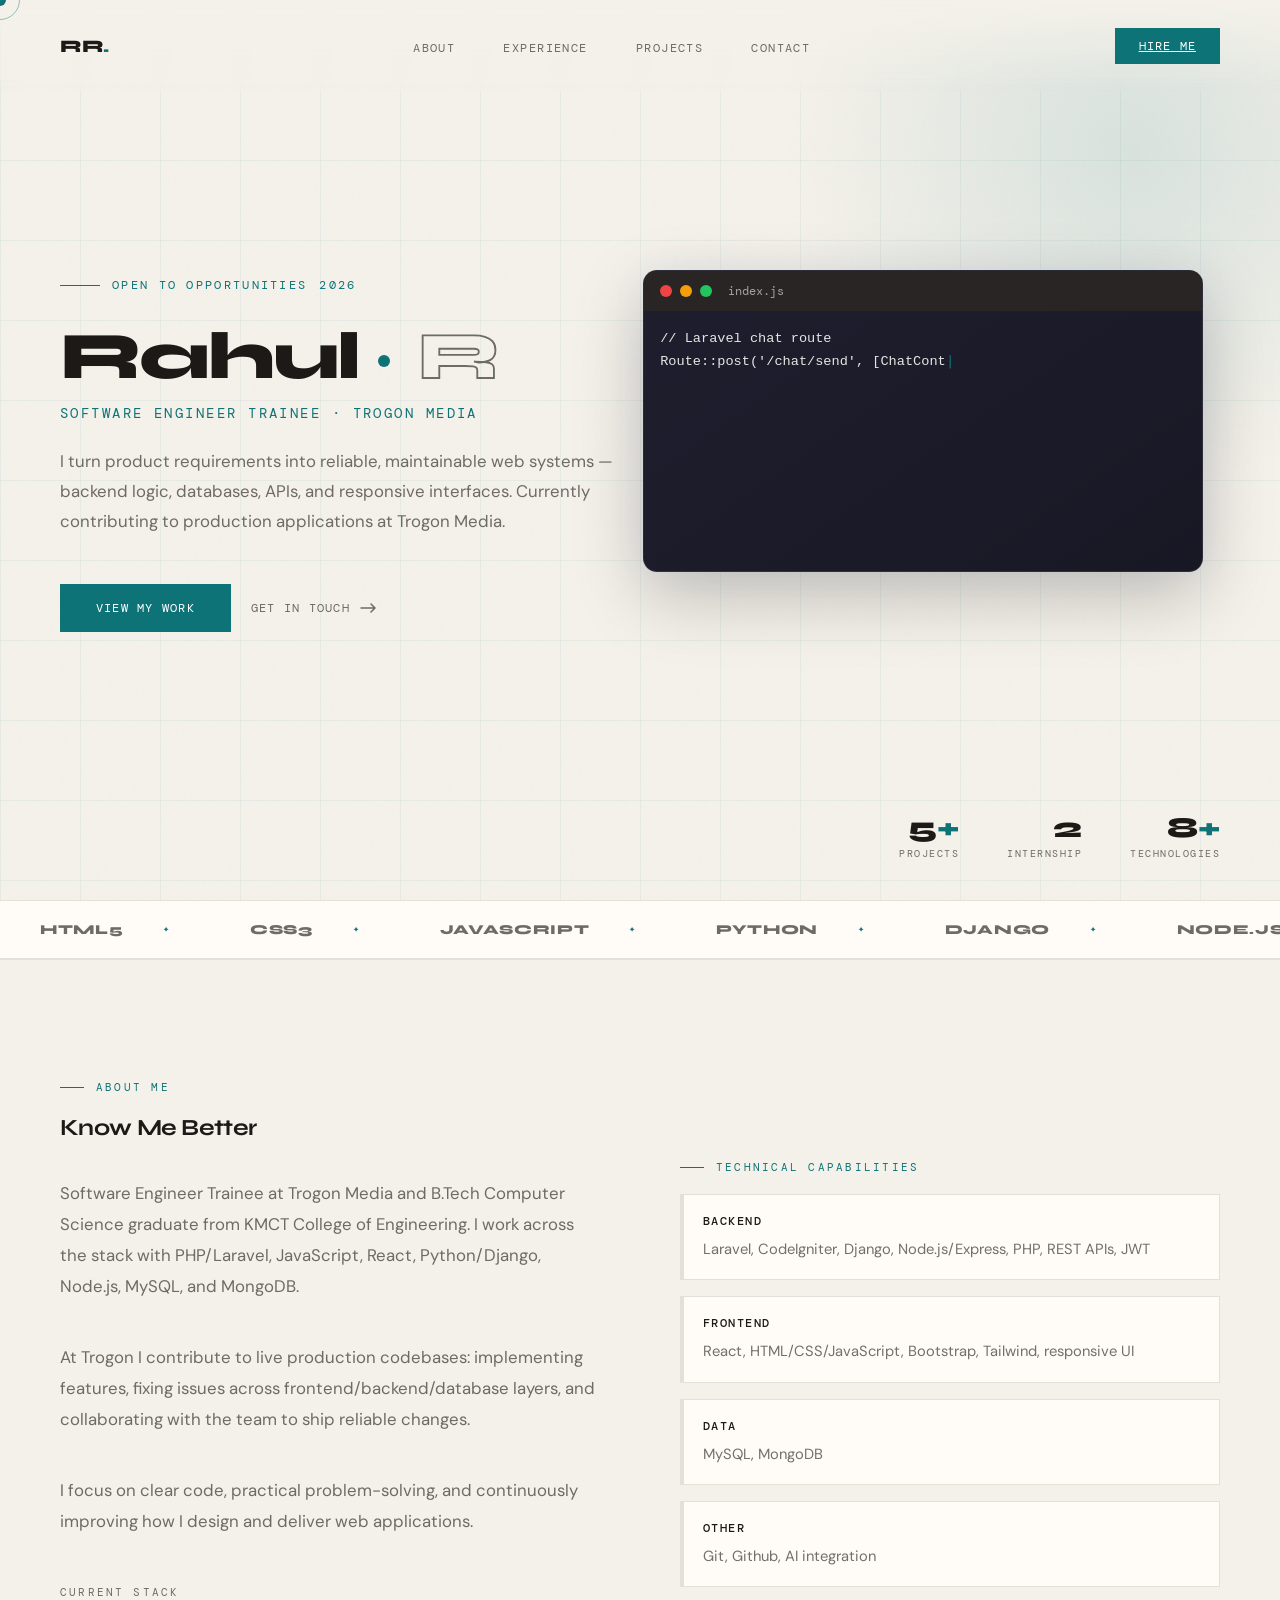
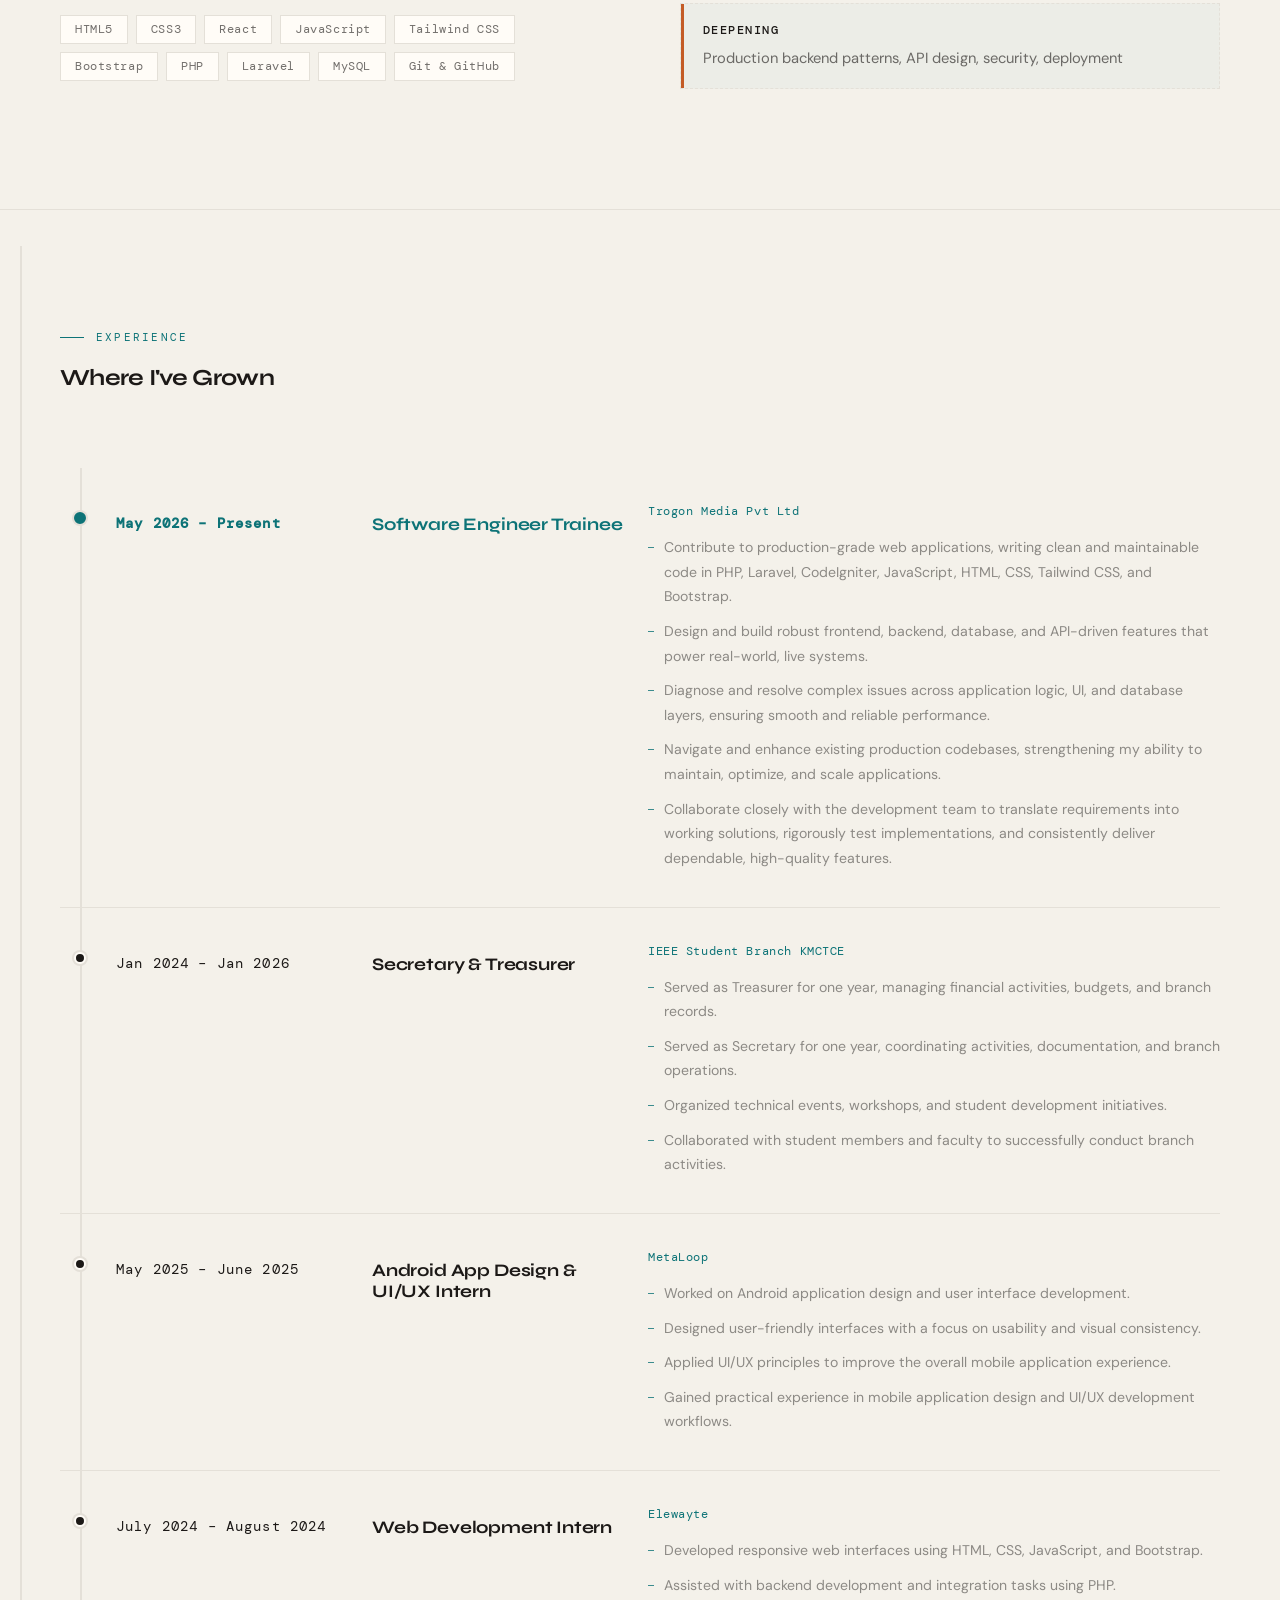
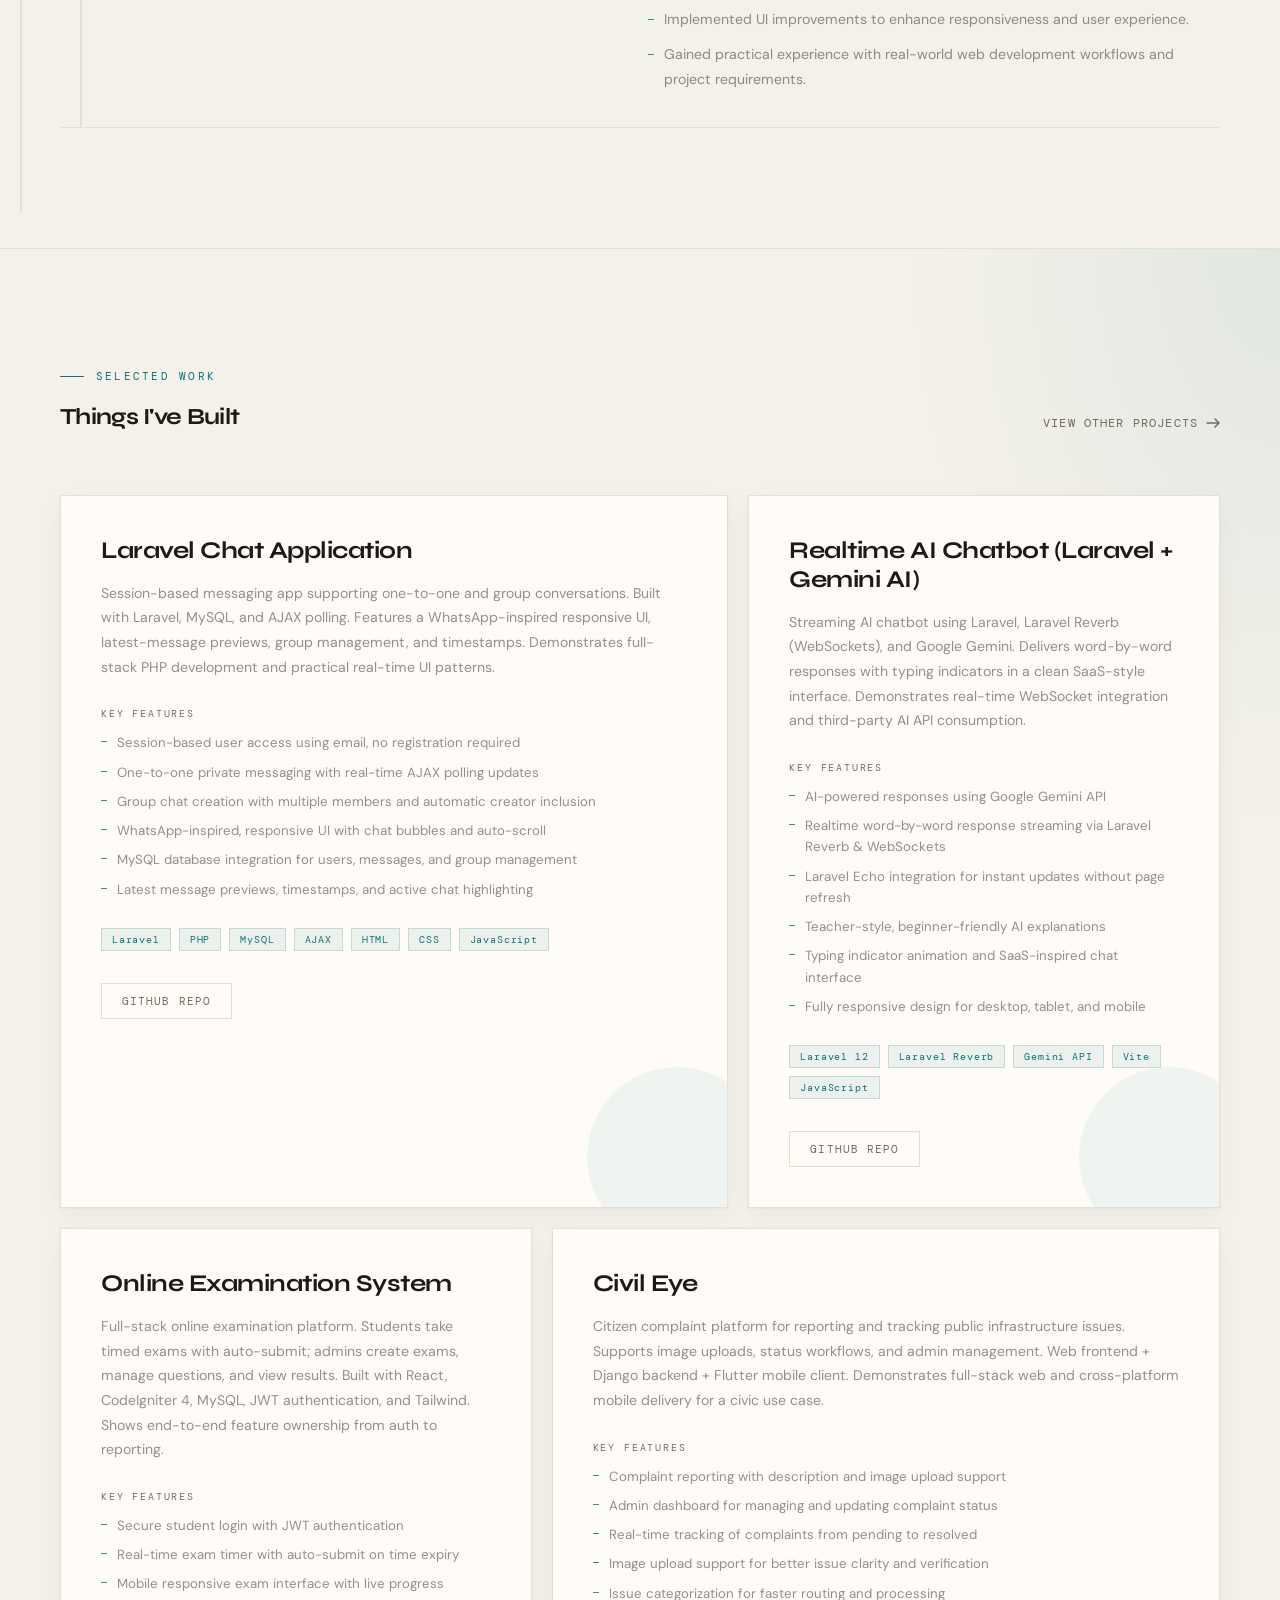
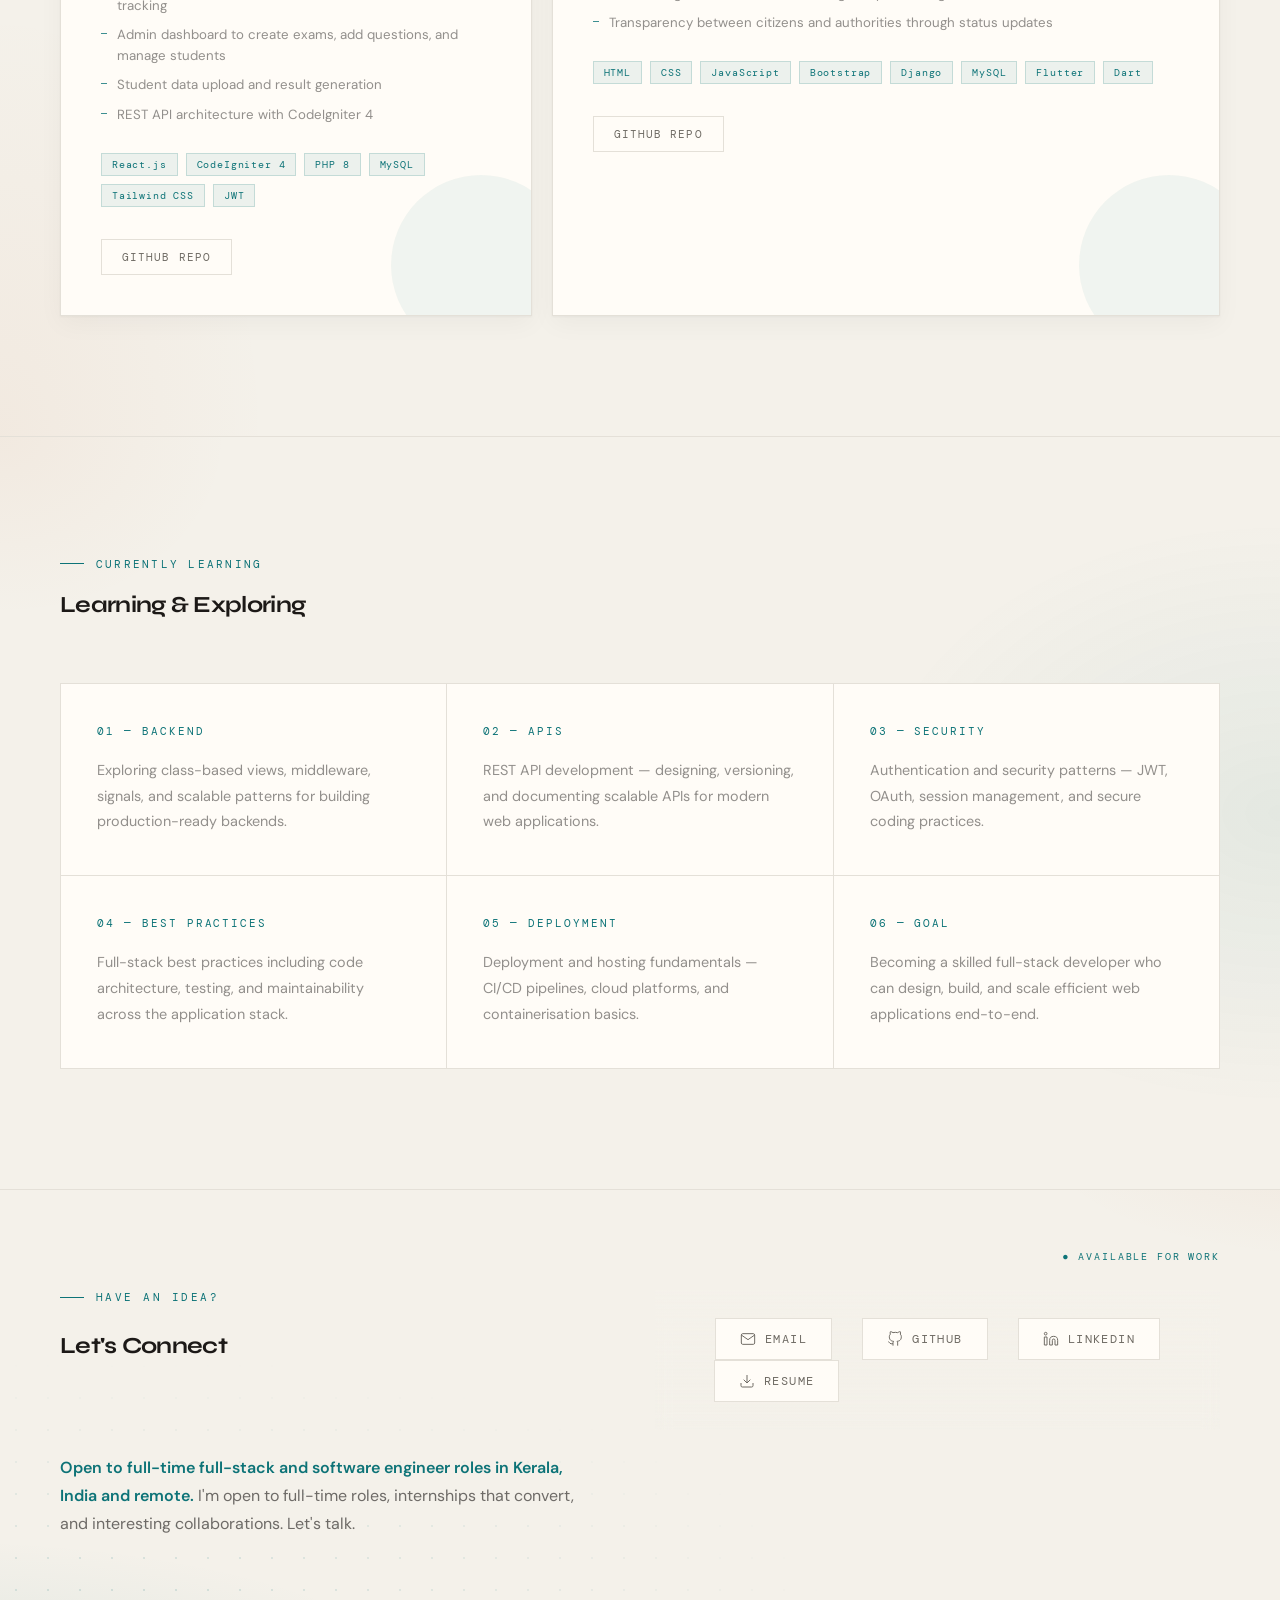
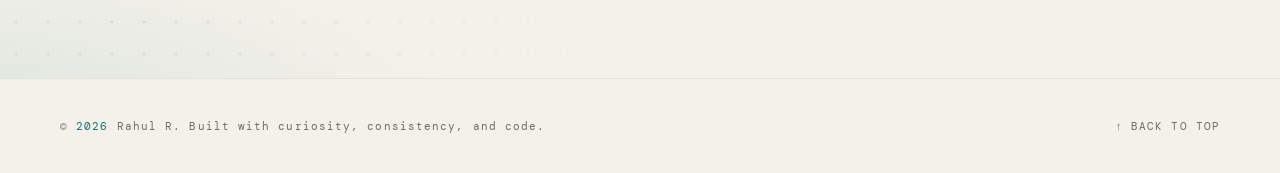
<file: index.html>
﻿<!DOCTYPE html>
<html lang="en">

<head>
  <meta charset="UTF-8">
  <meta name="viewport" content="width=device-width, initial-scale=1.0">
  <title>Rahul R | Full-Stack Developer</title>
  <meta name="description"
    content="Full-stack developer building production web apps with Laravel, React, Django and Node.js. Software Engineer Trainee at Trogon Media. View projects.">
  <link rel="canonical" href="https://rahulr-dev.vercel.app/">

  <!-- Open Graph / Facebook -->
  <meta property="og:type" content="website">
  <meta property="og:url" content="https://rahulr-dev.vercel.app/">
  <meta property="og:title" content="Rahul R | Full-Stack Developer (Laravel, React, Django)">
  <meta property="og:description"
    content="Full-stack developer building production web apps with Laravel, React, Django and Node.js. Software Engineer Trainee at Trogon Media.">
  <meta property="og:image" content="https://rahulr-dev.vercel.app/assets/og-image.png">
  <meta property="og:image:alt" content="Rahul R - Full-Stack Developer portfolio preview">
  <meta property="og:site_name" content="Rahul R Portfolio">
  <meta property="og:locale" content="en_IN">

  <!-- Twitter -->
  <meta name="twitter:card" content="summary_large_image">
  <meta name="twitter:url" content="https://rahulr-dev.vercel.app/">
  <meta name="twitter:title" content="Rahul R | Full-Stack Developer (Laravel, React, Django)">
  <meta name="twitter:description"
    content="Full-stack developer building production web apps with Laravel, React, Django and Node.js. Software Engineer Trainee at Trogon Media.">
  <meta name="twitter:image" content="https://rahulr-dev.vercel.app/assets/og-image.png">
  <meta name="twitter:image:alt" content="Rahul R - Full-Stack Developer portfolio preview">

  <!-- JSON-LD Structured Data -->
  <script type="application/ld+json">
  {
    "@context": "https://schema.org",
    "@type": "ProfilePage",
    "dateModified": "2026-11-09",
    "mainEntity": {
      "@type": "Person",
      "name": "Rahul R",
      "jobTitle": "Software Engineer Trainee",
      "worksFor": { "@type": "Organization", "name": "Trogon Media Pvt Ltd" },
      "alumniOf": { "@type": "CollegeOrUniversity", "name": "KMCT College of Engineering" },
      "address": { "@type": "PostalAddress", "addressLocality": "Kozhikode", "addressCountry": "IN" },
      "url": "https://rahulr-dev.vercel.app/",
      "image": "https://rahulr-dev.vercel.app/assets/og-image.png",
      "knowsAbout": ["Laravel", "React", "Django", "Node.js", "PHP", "MySQL", "REST APIs", "JWT authentication"],
      "sameAs": [
        "https://github.com/RahulR324",
        "https://www.linkedin.com/in/rahulr-cse/"
      ]
    }
  }
  </script>

  <link rel="stylesheet" href="style.css">
  <link rel="preconnect" href="https://fonts.googleapis.com">
  <link
    href="https://fonts.googleapis.com/css2?family=Syne:wght@400;700;800&family=DM+Mono:ital,wght@0,300;0,400;1,300&family=DM+Sans:ital,wght@0,300;0,400;1,300&display=swap"
    rel="stylesheet">
</head>

<body>

  <a class="skip-link" href="#main">Skip to main content</a>
  <div class="cursor" id="cursor" aria-hidden="true"></div>
  <div class="cursor-ring" id="cursorRing" aria-hidden="true"></div>

  <nav role="navigation" aria-label="Primary navigation">
    <a href="#hero" class="nav-logo">RR<span>.</span></a>
    <ul class="nav-links" role="list">
      <li><a href="#about">About</a></li>
      <li><a href="#experience">Experience</a></li>
      <li><a href="#projects">Projects</a></li>
      <li><a href="#contact">Contact</a></li>
    </ul>
    <a href="#contact" class="nav-cta" role="button">Hire Me</a>
  </nav>

  <main id="main">

    <!-- HERO -->
    <section id="hero" aria-labelledby="hero-heading">
      <div class="hero-noise" aria-hidden="true"></div>
      <div class="hero-grid" aria-hidden="true"></div>
      <div class="hero-blob" aria-hidden="true"></div>

      <p class="hero-tag" aria-label="Status: Open to opportunities">Open to opportunities<span
          class="current-year"></span></p>

      <h1 class="hero-title" id="hero-heading">
        Rahul
        <span class="hero-mark">
          <span class="hero-mark-dot" aria-hidden="true"></span>
          <span class="hero-mark-letter">R</span>
        </span>
      </h1>
      <p class="hero-role">Software Engineer Trainee &middot; Trogon Media</p>

      <p class="hero-desc">
        I turn product requirements into reliable, maintainable web systems &mdash; backend logic, databases, APIs, and
        responsive interfaces. Currently contributing to production applications at Trogon Media.
      </p>

      <div class="hero-actions">
        <a href="#projects" class="btn-primary"><span>View My Work</span></a>
        <a href="#contact" class="btn-ghost">
          Get In Touch
          <svg width="16" height="10" viewBox="0 0 16 10" fill="none" aria-hidden="true">
            <path d="M1 5H15M11 1L15 5L11 9" stroke="currentColor" stroke-width="1.5" stroke-linecap="round" />
          </svg>
        </a>
      </div>

      <div class="hero-editor" aria-hidden="true">
        <div class="editor-bar">
          <span class="dot red"></span><span class="dot yellow"></span><span class="dot green"></span>
          <span class="editor-title">index.js</span>
        </div>
        <pre class="editor-body"><code id="editorText"></code><span class="editor-cursor">|</span></pre>
      </div>

      <div class="hero-stats" aria-label="Quick stats">
        <div class="stat">
          <div class="stat-num">5<span>+</span></div>
          <div class="stat-label">Projects</div>
        </div>
        <div class="stat">
          <div class="stat-num">2</div>
          <div class="stat-label">Internship</div>
        </div>
        <div class="stat">
          <div class="stat-num">8<span>+</span></div>
          <div class="stat-label">Technologies</div>
        </div>
      </div>
    </section>

    <!-- TICKER -->
    <div class="ticker" aria-hidden="true">
      <div class="ticker-track" id="tickerTrack">
        <span class="ticker-item">HTML5</span>
        <span class="ticker-item">CSS3</span>
        <span class="ticker-item">JavaScript</span>
        <span class="ticker-item">Python</span>
        <span class="ticker-item">Django</span>
        <span class="ticker-item">Node.js</span>
        <span class="ticker-item">Laravel</span>
        <span class="ticker-item">PHP</span>
        <span class="ticker-item">MySQL</span>
        <span class="ticker-item">MongoDB</span>
        <span class="ticker-item">Bootstrap</span>
        <span class="ticker-item" aria-hidden="true">HTML5</span>
        <span class="ticker-item" aria-hidden="true">CSS3</span>
        <span class="ticker-item" aria-hidden="true">JavaScript</span>
        <span class="ticker-item" aria-hidden="true">Python</span>
        <span class="ticker-item" aria-hidden="true">Django</span>
        <span class="ticker-item" aria-hidden="true">Node.js</span>
        <span class="ticker-item" aria-hidden="true">Laravel</span>
        <span class="ticker-item" aria-hidden="true">PHP</span>
        <span class="ticker-item" aria-hidden="true">MySQL</span>
        <span class="ticker-item" aria-hidden="true">MongoDB</span>
        <span class="ticker-item" aria-hidden="true">Bootstrap</span>
      </div>
    </div>

    <!-- ABOUT -->
    <section id="about" aria-labelledby="about-heading">
      <div class="about-left reveal">
        <p class="section-tag">About Me</p>
        <h2 class="section-title" id="about-heading">Know Me Better</h2>
        <p class="about-bio">
          Software Engineer Trainee at Trogon Media and B.Tech Computer Science graduate from KMCT College of
          Engineering. I work across the stack with PHP/Laravel, JavaScript, React, Python/Django, Node.js, MySQL, and
          MongoDB.
        </p>
        <p class="about-bio">
          At Trogon I contribute to live production codebases: implementing features, fixing issues across
          frontend/backend/database layers, and collaborating with the team to ship reliable changes.
        </p>
        <p class="about-bio">
          I focus on clear code, practical problem-solving, and continuously improving how I design and deliver web
          applications.
        </p>

        <div class="about-stack">
          <p class="stack-label">Current Stack</p>
          <div class="stack-pills">
            <span class="pill">HTML5</span>
            <span class="pill">CSS3</span>
            <span class="pill">React</span>
            <span class="pill">JavaScript</span>
            <span class="pill">Tailwind CSS</span>
            <span class="pill">Bootstrap</span>
            <span class="pill">PHP</span>
            <span class="pill">Laravel</span>
            <span class="pill">MySQL</span>
            <span class="pill">Git & GitHub</span>
          </div>
        </div>
      </div>

      <div class="about-right reveal reveal-delay-2">
        <p class="section-tag">Technical Capabilities</p>
        <div class="skills-matrix" role="list" aria-label="Evidence-based technical skills">
          <div class="skill-group" role="listitem">
            <div class="skill-group-header">
              <span class="skill-group-label">Backend</span>
            </div>
            <p class="skill-group-items">Laravel, CodeIgniter, Django, Node.js/Express, PHP, REST APIs, JWT</p>
          </div>

          <div class="skill-group" role="listitem">
            <div class="skill-group-header">
              <span class="skill-group-label">Frontend</span>
            </div>
            <p class="skill-group-items">React, HTML/CSS/JavaScript, Bootstrap, Tailwind, responsive UI</p>
          </div>

          <div class="skill-group" role="listitem">
            <div class="skill-group-header">
              <span class="skill-group-label">Data</span>
            </div>
            <p class="skill-group-items">MySQL, MongoDB</p>
          </div>

          <div class="skill-group" role="listitem">
            <div class="skill-group-header">
              <span class="skill-group-label">Other</span>
            </div>
            <p class="skill-group-items">Git, Github, AI integration</p>
          </div>

          <div class="skill-group deepening" role="listitem">
            <div class="skill-group-header">
              <span class="skill-group-label">Deepening</span>
            </div>
            <p class="skill-group-items">Production backend patterns, API design, security, deployment</p>
          </div>
        </div>
      </div>
    </section>

    <!-- EXPERIENCE -->
    <section id="experience" aria-labelledby="experience-heading">
      <div class="reveal">
        <p class="section-tag">Experience</p>
        <h2 class="section-title" id="experience-heading">Where I've Grown</h2>
      </div>

      <div class="timeline reveal reveal-delay-1" role="list" aria-label="Work experience timeline">

        <!-- Scroll-animated vertical track -->
        <div class="timeline-track" aria-hidden="true">
          <div class="timeline-progress" id="timelineProgress"></div>
        </div>

        <article class="timeline-item active" role="listitem">
          <div class="timeline-node" aria-hidden="true"></div>
          <div class="timeline-period current">May 2026 &ndash; Present</div>
          <h3 class="timeline-role">Software Engineer Trainee</h3>
          <div class="timeline-content">
            <p class="timeline-company">Trogon Media Pvt Ltd</p>
            <ul class="timeline-list">
              <li>Contribute to production-grade web applications, writing clean and maintainable code in PHP, Laravel,
                CodeIgniter, JavaScript, HTML, CSS, Tailwind CSS, and Bootstrap.</li>
              <li>Design and build robust frontend, backend, database, and API-driven features that power real-world,
                live systems.</li>
              <li>Diagnose and resolve complex issues across application logic, UI, and database layers, ensuring smooth
                and reliable performance.</li>
              <li>Navigate and enhance existing production codebases, strengthening my ability to maintain, optimize,
                and scale applications.</li>
              <li>Collaborate closely with the development team to translate requirements into working solutions,
                rigorously test implementations, and consistently deliver dependable, high-quality features.</li>
            </ul>
          </div>
        </article>

        <article class="timeline-item" role="listitem">
          <div class="timeline-node" aria-hidden="true"></div>
          <div class="timeline-period">Jan 2024 &ndash; Jan 2026</div>
          <h3 class="timeline-role">Secretary &amp; Treasurer</h3>
          <div class="timeline-content">
            <p class="timeline-company">IEEE Student Branch KMCTCE</p>
            <ul class="timeline-list">
              <li>Served as Treasurer for one year, managing financial activities, budgets, and branch records.</li>
              <li>Served as Secretary for one year, coordinating activities, documentation, and branch operations.</li>
              <li>Organized technical events, workshops, and student development initiatives.</li>
              <li>Collaborated with student members and faculty to successfully conduct branch activities.</li>
            </ul>
          </div>
        </article>

        <article class="timeline-item" role="listitem">
          <div class="timeline-node" aria-hidden="true"></div>
          <div class="timeline-period">May 2025 &ndash; June 2025</div>
          <h3 class="timeline-role">Android App Design &amp; UI/UX Intern</h3>
          <div class="timeline-content">
            <p class="timeline-company">MetaLoop</p>
            <ul class="timeline-list">
              <li>Worked on Android application design and user interface development.</li>
              <li>Designed user-friendly interfaces with a focus on usability and visual consistency.</li>
              <li>Applied UI/UX principles to improve the overall mobile application experience.</li>
              <li>Gained practical experience in mobile application design and UI/UX development workflows.</li>
            </ul>
          </div>
        </article>

        <article class="timeline-item" role="listitem">
          <div class="timeline-node" aria-hidden="true"></div>
          <div class="timeline-period">July 2024 &ndash; August 2024</div>
          <h3 class="timeline-role">Web Development Intern</h3>
          <div class="timeline-content">
            <p class="timeline-company">Elewayte</p>
            <ul class="timeline-list">
              <li>Developed responsive web interfaces using HTML, CSS, JavaScript, and Bootstrap.</li>
              <li>Assisted with backend development and integration tasks using PHP.</li>
              <li>Implemented UI improvements to enhance responsiveness and user experience.</li>
              <li>Gained practical experience with real-world web development workflows and project requirements.</li>
            </ul>
          </div>
        </article>
      </div>
    </section>

    <!-- PROJECTS -->
    <section id="projects" aria-labelledby="projects-heading">

      <div class="projects-header reveal">
        <div>
          <p class="section-tag">Selected Work</p>
          <h2 class="section-title" id="projects-heading">Things I've Built</h2>
        </div>

        <a href="projects.html" class="view-all">
          View Other projects
          <svg width="14" height="10" viewBox="0 0 14 10" fill="none">
            <path d="M1 5H13M9 1L13 5L9 9" stroke="currentColor" stroke-width="1.5" stroke-linecap="round" />
          </svg>
        </a>
      </div>

      <div class="projects-grid">

        <!-- Project 01 -->
        <div class="project-card large reveal">
          <div class="project-visual"></div>
          <h3 class="project-title">Laravel Chat Application</h3>

          <p class="project-desc">
            Session-based messaging app supporting one-to-one and group conversations. Built with Laravel, MySQL,
            and AJAX polling. Features a WhatsApp-inspired responsive UI, latest-message previews, group management,
            and timestamps. Demonstrates full-stack PHP development and practical real-time UI patterns.
          </p>

          <div class="project-features">
            <p class="project-features-label">Key Features</p>
            <ul>
              <li>Session-based user access using email, no registration required</li>
              <li>One-to-one private messaging with real-time AJAX polling updates</li>
              <li>Group chat creation with multiple members and automatic creator inclusion</li>
              <li>WhatsApp-inspired, responsive UI with chat bubbles and auto-scroll</li>
              <li>MySQL database integration for users, messages, and group management</li>
              <li>Latest message previews, timestamps, and active chat highlighting</li>
            </ul>
          </div>

          <div class="project-tech">
            <span class="tech-tag">Laravel</span>
            <span class="tech-tag">PHP</span>
            <span class="tech-tag">MySQL</span>
            <span class="tech-tag">AJAX</span>
            <span class="tech-tag">HTML</span>
            <span class="tech-tag">CSS</span>
            <span class="tech-tag">JavaScript</span>
          </div>

          <div class="project-links">
            <a href="https://github.com/RahulR324/chat-app" target="_blank" rel="noopener noreferrer"
              class="project-btn">GitHub Repo</a>
          </div>
        </div>

        <!-- Project 02 -->
        <div class="project-card medium reveal reveal-delay-1">
          <div class="project-visual"></div>
          <h3 class="project-title">Realtime AI Chatbot (Laravel + Gemini AI)</h3>

          <p class="project-desc">
            Streaming AI chatbot using Laravel, Laravel Reverb (WebSockets), and Google Gemini. Delivers word-by-word
            responses with typing indicators in a clean SaaS-style interface. Demonstrates real-time WebSocket
            integration and third-party AI API consumption.
          </p>

          <div class="project-features">
            <p class="project-features-label">Key Features</p>
            <ul>
              <li>AI-powered responses using Google Gemini API</li>
              <li>Realtime word-by-word response streaming via Laravel Reverb & WebSockets</li>
              <li>Laravel Echo integration for instant updates without page refresh</li>
              <li>Teacher-style, beginner-friendly AI explanations</li>
              <li>Typing indicator animation and SaaS-inspired chat interface</li>
              <li>Fully responsive design for desktop, tablet, and mobile</li>
            </ul>
          </div>

          <div class="project-tech">
            <span class="tech-tag">Laravel 12</span>
            <span class="tech-tag">Laravel Reverb</span>
            <span class="tech-tag">Gemini API</span>
            <span class="tech-tag">Vite</span>
            <span class="tech-tag">JavaScript</span>
          </div>

          <div class="project-links">
            <a href="https://github.com/RahulR324/websocketchatbot" target="_blank" rel="noopener noreferrer"
              class="project-btn">GitHub Repo</a>
          </div>
        </div>

        <!-- Project 03 -->
        <div class="project-card medium reveal reveal-delay-1">
          <div class="project-visual"></div>
          <h3 class="project-title">Online Examination System</h3>

          <p class="project-desc">
            Full-stack online examination platform. Students take timed exams with auto-submit; admins create exams,
            manage questions, and view results. Built with React, CodeIgniter 4, MySQL, JWT authentication, and
            Tailwind. Shows end-to-end feature ownership from auth to reporting.
          </p>

          <div class="project-features">
            <p class="project-features-label">Key Features</p>
            <ul>
              <li>Secure student login with JWT authentication</li>
              <li>Real-time exam timer with auto-submit on time expiry</li>
              <li>Mobile responsive exam interface with live progress tracking</li>
              <li>Admin dashboard to create exams, add questions, and manage students</li>
              <li>Student data upload and result generation</li>
              <li>REST API architecture with CodeIgniter 4</li>
            </ul>
          </div>

          <div class="project-tech">
            <span class="tech-tag">React.js</span>
            <span class="tech-tag">CodeIgniter 4</span>
            <span class="tech-tag">PHP 8</span>
            <span class="tech-tag">MySQL</span>
            <span class="tech-tag">Tailwind CSS</span>
            <span class="tech-tag">JWT</span>
          </div>

          <div class="project-links">
            <a href="https://github.com/RahulR324/exam_system" target="_blank" rel="noopener noreferrer"
              class="project-btn">GitHub Repo</a>
          </div>
        </div>

        <!-- Project 04 -->
        <div class="project-card large reveal">
          <div class="project-visual"></div>
          <h3 class="project-title">Civil Eye</h3>

          <p class="project-desc">
            Citizen complaint platform for reporting and tracking public infrastructure issues. Supports image
            uploads, status workflows, and admin management. Web frontend + Django backend + Flutter mobile client.
            Demonstrates full-stack web and cross-platform mobile delivery for a civic use case.
          </p>

          <div class="project-features">
            <p class="project-features-label">Key Features</p>
            <ul>
              <li>Complaint reporting with description and image upload support</li>
              <li>Admin dashboard for managing and updating complaint status</li>
              <li>Real-time tracking of complaints from pending to resolved</li>
              <li>Image upload support for better issue clarity and verification</li>
              <li>Issue categorization for faster routing and processing</li>
              <li>Transparency between citizens and authorities through status updates</li>
            </ul>
          </div>

          <div class="project-tech">
            <span class="tech-tag">HTML</span>
            <span class="tech-tag">CSS</span>
            <span class="tech-tag">JavaScript</span>
            <span class="tech-tag">Bootstrap</span>
            <span class="tech-tag">Django</span>
            <span class="tech-tag">MySQL</span>
            <span class="tech-tag">Flutter</span>
            <span class="tech-tag">Dart</span>
          </div>

          <div class="project-links">
            <a href="https://github.com/RahulR324/Civileye-AI-Integrated-Public-Complaint-Management-System"
              target="_blank" rel="noopener noreferrer" class="project-btn">GitHub Repo</a>
          </div>
        </div>

      </div>
    </section>

    <!-- CURRENTLY LEARNING -->
    <section id="learning" aria-labelledby="learning-heading">
      <div class="reveal">
        <p class="section-tag">Currently Learning</p>
        <h2 class="section-title" id="learning-heading">Learning & Exploring</h2>
      </div>
      <div class="learning-grid">
        <div class="learning-card reveal reveal-delay-1">
          <p class="learning-card-icon">01 &mdash; Backend</p>
          <p class="learning-card-text">Exploring class-based views, middleware, signals, and scalable patterns for
            building production-ready backends.</p>
        </div>
        <div class="learning-card reveal reveal-delay-1">
          <p class="learning-card-icon">02 &mdash; APIs</p>
          <p class="learning-card-text">REST API development &mdash; designing, versioning, and documenting scalable
            APIs
            for
            modern web applications.</p>
        </div>
        <div class="learning-card reveal reveal-delay-2">
          <p class="learning-card-icon">03 &mdash; Security</p>
          <p class="learning-card-text">Authentication and security patterns &mdash; JWT, OAuth, session management, and
            secure coding practices.</p>
        </div>
        <div class="learning-card reveal reveal-delay-2">
          <p class="learning-card-icon">04 &mdash; Best Practices</p>
          <p class="learning-card-text">Full-stack best practices including code architecture, testing, and
            maintainability across the application stack.</p>
        </div>
        <div class="learning-card reveal reveal-delay-3">
          <p class="learning-card-icon">05 &mdash; Deployment</p>
          <p class="learning-card-text">Deployment and hosting fundamentals &mdash; CI/CD pipelines, cloud platforms,
            and
            containerisation basics.</p>
        </div>
        <div class="learning-card reveal reveal-delay-3">
          <p class="learning-card-icon">06 &mdash; Goal</p>
          <p class="learning-card-text">Becoming a skilled full-stack developer who can design, build, and scale
            efficient web applications end-to-end.</p>
        </div>
      </div>
    </section>

    <!-- CONTACT -->
    <section id="contact" aria-labelledby="contact-heading">
      <div class="contact-bg" aria-hidden="true"></div>
      <div class="contact-left">
        <p class="contact-eyebrow reveal">Have an Idea?</p>
        <h2 class="section-title reveal" id="contact-heading">
          Let's Connect
        </h2>
      </div>

      <p class="contact-sub reveal reveal-delay-1">
        <span class="contact-highlight">Open to full-time full-stack and software engineer roles in Kerala, India and
          remote.</span> I'm open to full-time roles, internships that convert, and interesting collaborations. Let's
        talk.
      </p>

      <nav class="socials reveal reveal-delay-3" aria-label="Social media links">
        <a href="mailto:rahulratheeshp@gmail.com" class="social-link" aria-label="Email Rahul R" title="Email Rahul R">
          <svg width="16" height="16" viewBox="0 0 24 24" fill="none" stroke="currentColor" stroke-width="1.5"
            aria-hidden="true">
            <path d="M4 4h16c1.1 0 2 .9 2 2v12c0 1.1-.9 2-2 2H4c-1.1 0-2-.9-2-2V6c0-1.1.9-2 2-2z" />
            <polyline points="22,6 12,13 2,6" />
          </svg>
          Email
        </a>
        <a href="https://github.com/RahulR324" target="_blank" rel="noopener noreferrer" class="social-link"
          aria-label="GitHub profile of Rahul R" title="GitHub profile">
          <svg width="16" height="16" viewBox="0 0 24 24" fill="none" stroke="currentColor" stroke-width="1.5"
            aria-hidden="true">
            <path
              d="M9 19c-5 1.5-5-2.5-7-3m14 6v-3.87a3.37 3.37 0 0 0-.94-2.61c3.14-.35 6.44-1.54 6.44-7A5.44 5.44 0 0 0 20 4.77 5.07 5.07 0 0 0 19.91 1S18.73.65 16 2.48a13.38 13.38 0 0 0-7 0C6.27.65 5.09 1 5.09 1A5.07 5.07 0 0 0 5 4.77a5.44 5.44 0 0 0-1.5 3.78c0 5.42 3.3 6.61 6.44 7A3.37 3.37 0 0 0 9 18.13V22" />
          </svg>
          GitHub
        </a>
        <a href="https://www.linkedin.com/in/rahulr-cse/" target="_blank" rel="noopener noreferrer" class="social-link"
          aria-label="LinkedIn profile of Rahul R" title="LinkedIn profile">
          <svg width="16" height="16" viewBox="0 0 24 24" fill="none" stroke="currentColor" stroke-width="1.5"
            aria-hidden="true">
            <path d="M16 8a6 6 0 0 1 6 6v7h-4v-7a2 2 0 0 0-2-2 2 2 0 0 0-2 2v7h-4v-7a6 6 0 0 1 6-6zM2 9h4v12H2z" />
            <circle cx="4" cy="4" r="2" />
          </svg>
          LinkedIn
        </a>
        <a href="assets/Rahul_R_Full_Stack_Developer_Resume.pdf" class="social-link" download
          aria-label="Download Rahul R Full-Stack Developer Resume PDF" title="Download Resume">
          <svg width="16" height="16" viewBox="0 0 24 24" fill="none" stroke="currentColor" stroke-width="1.5"
            aria-hidden="true">
            <path d="M21 15v4a2 2 0 0 1-2 2H5a2 2 0 0 1-2-2v-4" />
            <polyline points="7 10 12 15 17 10" />
            <line x1="12" y1="15" x2="12" y2="3" />
          </svg>
          Resume
        </a>
      </nav>
    </section>

  </main>

  <footer>
    <p class="footer-copy">&copy; <span class="current-year"></span> Rahul R. Built with curiosity,
      consistency,
      and code.</p>
    <a href="#hero" class="footer-back" aria-label="Back to top">&uarr; Back to top</a>
  </footer>
  <script src="main.js"></script>
</body>

</html>
</file>
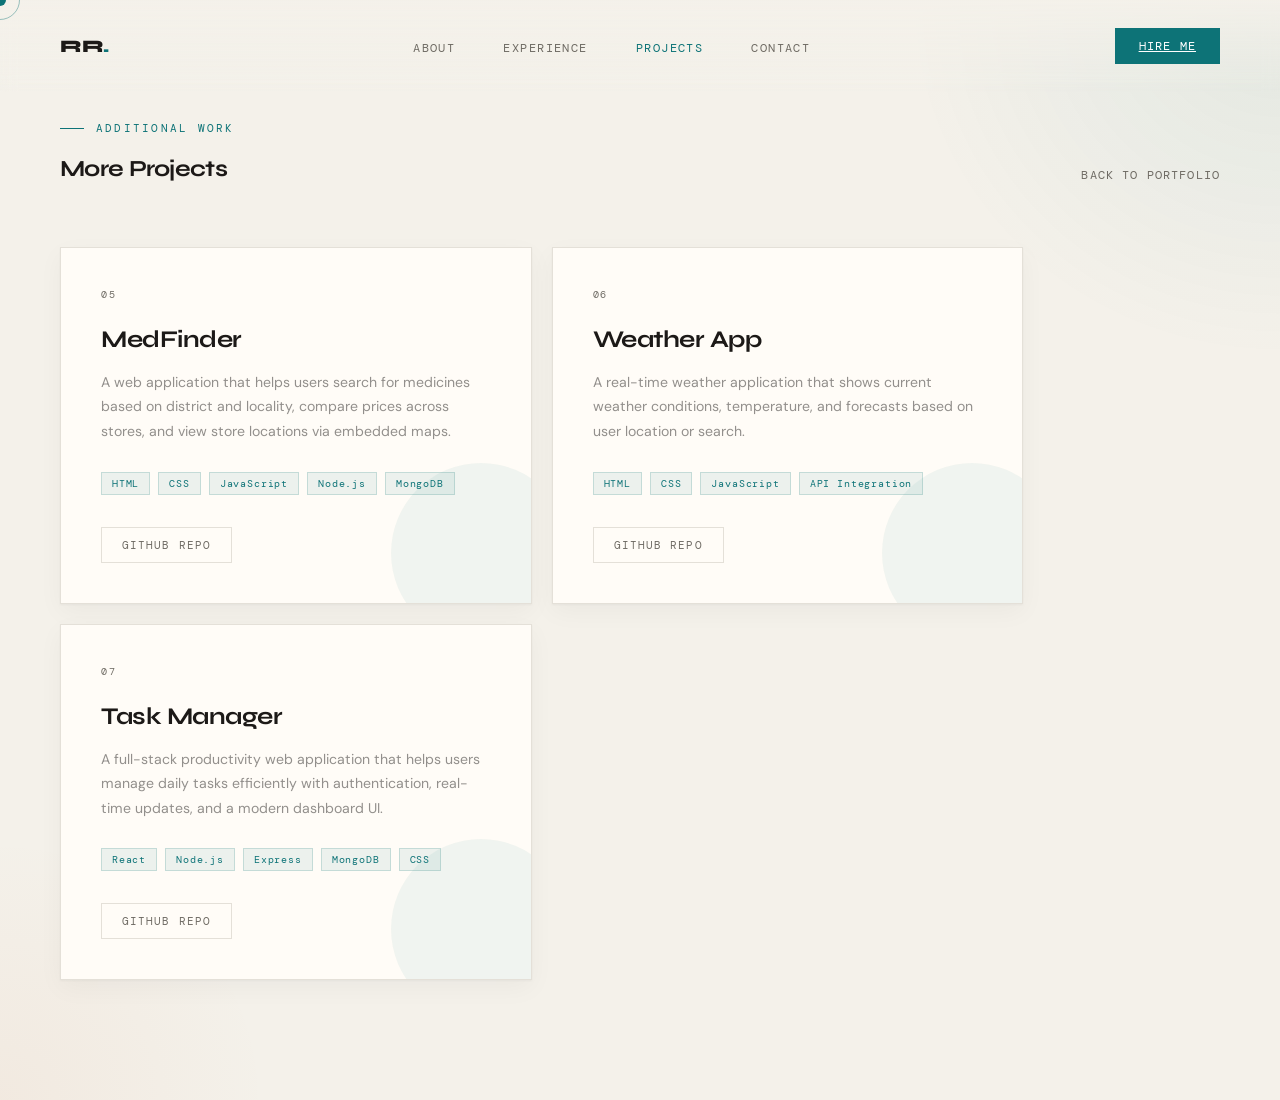
<file: projects.html>
<!DOCTYPE html>
<html lang="en">
<head>
  <meta charset="UTF-8">
  <meta name="viewport" content="width=device-width, initial-scale=1.0">
  <title>Rahul R — More Projects</title>
  <link rel="stylesheet" href="style.css">
  <link rel="preconnect" href="https://fonts.googleapis.com">
  <link
    href="https://fonts.googleapis.com/css2?family=Syne:wght@400;700;800&family=DM+Mono:ital,wght@0,300;0,400;1,300&family=DM+Sans:ital,wght@0,300;0,400;1,300&display=swap"
    rel="stylesheet">
</head>
<body>

  <a class="skip-link" href="#main">Skip to main content</a>
  <div class="cursor" id="cursor" aria-hidden="true"></div>
  <div class="cursor-ring" id="cursorRing" aria-hidden="true"></div>

  <nav role="navigation" aria-label="Primary navigation">
    <a href="index.html#hero" class="nav-logo">RR<span>.</span></a>
    <ul class="nav-links" role="list">
      <li><a href="index.html#about">About</a></li>
      <li><a href="index.html#experience">Experience</a></li>
      <li><a href="index.html#projects" aria-current="page">Projects</a></li>
      <li><a href="index.html#contact">Contact</a></li>
    </ul>
    <a href="index.html#contact" class="nav-cta" role="button">Hire Me</a>
  </nav>

  <main id="main">
    <section id="projects" aria-labelledby="projects-heading">
      <div class="projects-header">
        <div>
          <p class="section-tag">Additional Work</p>
          <h2 class="section-title" id="projects-heading">More Projects</h2>
        </div>
        <a href="index.html" class="view-all">Back to Portfolio</a>
      </div>
      <div class="projects-grid">

        <!-- Project 05 -->
        <div class="project-card medium">
          <div class="project-visual"></div>
          <p class="project-num">05</p>
          <h3 class="project-title">MedFinder</h3>
          <p class="project-desc">A web application that helps users search for medicines based on district and locality, compare prices across stores, and view store locations via embedded maps.</p>
          <div class="project-tech">
            <span class="tech-tag">HTML</span><span class="tech-tag">CSS</span><span class="tech-tag">JavaScript</span><span class="tech-tag">Node.js</span><span class="tech-tag">MongoDB</span>
          </div>
          <div class="project-links">
            <a href="https://github.com/RahulR324/medfinder.git" target="_blank" rel="noopener noreferrer" class="project-btn">GitHub Repo</a>
          </div>
        </div>

        <!-- Project 06 -->
        <div class="project-card medium">
          <div class="project-visual"></div>
          <p class="project-num">06</p>
          <h3 class="project-title">Weather App</h3>
          <p class="project-desc">A real-time weather application that shows current weather conditions, temperature, and forecasts based on user location or search.</p>
          <div class="project-tech">
            <span class="tech-tag">HTML</span><span class="tech-tag">CSS</span><span class="tech-tag">JavaScript</span><span class="tech-tag">API Integration</span>
          </div>
          <div class="project-links">
            <a href="https://github.com/RahulR324/weather_app" target="_blank" rel="noopener noreferrer" class="project-btn">GitHub Repo</a>
          </div>
        </div>

        <!-- Project 07 -->
        <div class="project-card medium">
          <div class="project-visual"></div>
          <p class="project-num">07</p>
          <h3 class="project-title">Task Manager</h3>
          <p class="project-desc">A full-stack productivity web application that helps users manage daily tasks efficiently with authentication, real-time updates, and a modern dashboard UI.</p>
          <div class="project-tech">
            <span class="tech-tag">React</span><span class="tech-tag">Node.js</span><span class="tech-tag">Express</span><span class="tech-tag">MongoDB</span><span class="tech-tag">CSS</span>
          </div>
          <div class="project-links">
            <a href="https://github.com/RahulR324/task_manager" target="_blank" rel="noopener noreferrer" class="project-btn">GitHub Repo</a>
          </div>
        </div>

      </div>
    </section>
  </main>
  <script src="main.js"></script>
</body>
</html>
</file>
<file: style.css>
@charset "UTF-8";

:root {
  --bg: #f4f1ea;
  --fg: #1c1917;
  --accent: #0d7377;
  --accent2: #c45c26;
  --muted: #6f6b64;
  --card: #fffcf7;
  --border: #e4e0d8;
  --text-soft: rgba(28, 25, 23, 0.62);
  --text-softer: rgba(28, 25, 23, 0.48);
  --accent-soft: rgba(13, 115, 119, 0.08);
  --accent-mid: rgba(13, 115, 119, 0.18);
  --accent-strong: rgba(13, 115, 119, 0.32);
  --accent2-soft: rgba(196, 92, 38, 0.08);
  --green: #22c55e;
  --shadow: 0 1px 2px rgba(28, 25, 23, 0.04), 0 8px 24px rgba(28, 25, 23, 0.04);
  --shadow-hover: 0 12px 40px rgba(28, 25, 23, 0.08);
}

*,
*::before,
*::after {
  box-sizing: border-box;
  margin: 0;
  padding: 0;
}

html {
  scroll-behavior: smooth;
}

body {
  background: var(--bg);
  color: var(--fg);
  font-family: 'DM Sans', sans-serif;
  font-weight: 400;
  overflow-x: hidden;
  cursor: none;
}

::selection {
  background: var(--accent);
  color: #fff;
}

/* Custom cursor */
.cursor {
  position: fixed;
  width: 12px;
  height: 12px;
  background: var(--accent);
  border-radius: 50%;
  pointer-events: none;
  z-index: 9999;
  transform: translate(-50%, -50%);
  transition: width 0.2s, height 0.2s, background 0.2s;
}

.cursor-ring {
  position: fixed;
  width: 40px;
  height: 40px;
  border: 1px solid var(--accent);
  border-radius: 50%;
  pointer-events: none;
  z-index: 9998;
  transform: translate(-50%, -50%);
  transition: all 0.12s ease;
  opacity: 0.4;
}

body:hover .cursor {
  opacity: 1;
}

a:hover~.cursor,
button:hover~.cursor {
  width: 20px;
  height: 20px;
}

/* Nav */
nav {
  position: fixed;
  top: 0;
  left: 0;
  right: 0;
  z-index: 100;
  padding: 28px 60px;
  display: flex;
  justify-content: space-between;
  align-items: center;
  background: linear-gradient(to bottom, rgba(244, 241, 234, 0.94) 0%, transparent 100%);
  backdrop-filter: blur(8px);
}

.nav-logo {
  font-family: 'Syne', sans-serif;
  font-weight: 800;
  font-size: 1.1rem;
  letter-spacing: -0.02em;
  color: var(--fg);
  text-decoration: none;
}

.nav-logo span {
  color: var(--accent);
}

.nav-links {
  display: flex;
  gap: 48px;
  list-style: none;
}

.nav-links a {
  font-family: 'DM Mono', monospace;
  font-size: 0.75rem;
  letter-spacing: 0.12em;
  text-transform: uppercase;
  color: var(--muted);
  text-decoration: none;
  transition: color 0.2s;
}

.nav-links a:hover {
  color: var(--accent);
}

.nav-cta {
  font-family: 'DM Mono', monospace;
  font-size: 0.75rem;
  letter-spacing: 0.1em;
  text-transform: uppercase;
  color: #fff;
  background: var(--accent);
  border: none;
  padding: 10px 24px;
  cursor: none;
  transition: background 0.2s, transform 0.2s;
}

.nav-cta:hover {
  background: var(--accent2);
  transform: translateY(-1px);
}

/* Hero */
#hero {
  min-height: 100vh;
  display: flex;
  flex-direction: column;
  justify-content: center;
  padding: 70px 60px 60px;
  position: relative;
  overflow: hidden;
}

.hero-noise {
  position: absolute;
  inset: 0;
  background-image: url("data:image/svg+xml,%3Csvg viewBox='0 0 256 256' xmlns='http://www.w3.org/2000/svg'%3E%3Cfilter id='noise'%3E%3CfeTurbulence type='fractalNoise' baseFrequency='0.9' numOctaves='4' stitchTiles='stitch'/%3E%3C/filter%3E%3Crect width='100%25' height='100%25' filter='url(%23noise)' opacity='0.04'/%3E%3C/svg%3E");
  pointer-events: none;
  opacity: 0.35;
}

.hero-grid {
  position: absolute;
  inset: 0;
  background-image:
    linear-gradient(rgba(13, 115, 119, 0.06) 1px, transparent 1px),
    linear-gradient(90deg, rgba(13, 115, 119, 0.06) 1px, transparent 1px);
  background-size: 80px 80px;
  pointer-events: none;
}

.hero-blob {
  position: absolute;
  top: -200px;
  right: -200px;
  width: 700px;
  height: 700px;
  background: radial-gradient(circle, rgba(13, 115, 119, 0.12) 0%, transparent 70%);
  pointer-events: none;
  animation: blobFloat 8s ease-in-out infinite;
}

@keyframes blobFloat {

  0%,
  100% {
    transform: translate(0, 0) scale(1);
  }

  50% {
    transform: translate(-30px, 30px) scale(1.05);
  }
}

.hero-tag {
  font-family: 'DM Mono', monospace;
  font-size: 0.72rem;
  letter-spacing: 0.2em;
  text-transform: uppercase;
  color: var(--accent);
  margin-bottom: 28px;
  display: flex;
  align-items: center;
  gap: 12px;
  opacity: 0;
  animation: fadeUp 0.8s 0.2s forwards;
}

.hero-tag::before {
  content: '';
  display: block;
  width: 40px;
  height: 1px;
  background: var(--accent);
}

.hero-title {
  font-family: 'Syne', sans-serif;
  font-weight: 800;
  font-size: clamp(2.3rem, 5.2vw, 4.8rem);
  line-height: 1.08;
  letter-spacing: -0.03em;
  margin-bottom: 12px;
  max-width: 980px;
  white-space: nowrap;
  opacity: 0;
  animation: fadeUp 0.8s 0.4s forwards;
}

.hero-mark {
  white-space: nowrap;
}

/* status dot before the R */
.hero-mark-dot {
  display: inline-block;
  width: 0.18em;
  height: 0.18em;
  margin-right: 0.14em;
  border-radius: 50%;
  background: var(--accent);
  vertical-align: middle;
}

/* the hollow R */
.hero-mark-letter {
  color: var(--text-soft);
  -webkit-text-stroke: 0.028em var(--text-soft);
}

@supports (-webkit-text-stroke: 1px black) {
  .hero-mark-letter {
    -webkit-text-fill-color: transparent;
    /* knock out the fill */
    color: var(--text-soft);
    /* keep for currentColor / fallback */
  }
}

.hero-subline {
  font-family: 'DM Mono', monospace;
  font-size: 0.85rem;
  letter-spacing: 0.15em;
  text-transform: uppercase;
  color: var(--accent);
  margin-bottom: 24px;
  opacity: 0;
  animation: fadeUp 0.8s 0.5s forwards;
}

.hero-role {
  font-family: 'DM Mono', monospace;
  font-size: 0.85rem;
  letter-spacing: 0.18em;
  text-transform: uppercase;
  color: var(--accent);
  margin-bottom: 24px;
  opacity: 0;
  animation: fadeUp 0.8s 0.55s forwards;
}

.hero-editor {
  position: absolute;
  right: 6vw;
  top: 30%;
  transform: none;
  width: min(560px, 44vw);
  background: linear-gradient(145deg, #1e1e2e, #181825);
  border: 1px solid rgba(255, 255, 255, 0.08);
  border-radius: 14px;
  box-shadow: 0 24px 70px rgba(0, 0, 0, 0.22), 0 0 40px rgba(137, 180, 250, 0.08);
  overflow: hidden;
  opacity: 0;
  animation: fadeUp 0.8s 0.7s forwards;
  font-family: 'DM Mono', monospace;
}

.editor-bar {
  display: flex;
  align-items: center;
  gap: 8px;
  padding: 12px 16px;
  background: #292524;
}

.dot {
  width: 12px;
  height: 12px;
  border-radius: 50%;
}

.dot.red {
  background: #ef4444;
}

.dot.yellow {
  background: #f59e0b;
}

.dot.green {
  background: var(--green);
}

.editor-title {
  margin-left: 8px;
  font-family: 'DM Mono', monospace;
  font-size: 0.75rem;
  color: #a8a29e;
}

.editor-body {
  padding: 16px;
  font-family: 'DM Mono', monospace;
  font-size: 0.85rem;
  line-height: 1.6;
  color: #e7e5e4;
  min-height: 260px;
  white-space: pre-wrap;
}

.editor-cursor {
  animation: blink 1s step-end infinite;
  color: var(--accent);
}

@keyframes blink {
  50% {
    opacity: 0;
  }
}

@media (max-width: 900px) {
  .hero-role {
    font-size: 0.85rem;
    text-align: left;
    display: block;
    margin: 0 auto 24px;
    letter-spacing: 0.2em;
  }
}

@media (max-width: 900px) {
  .hero-subline {
    font-size: 0.8rem;
    letter-spacing: 0.18em;
    margin-bottom: 16px;
  }
}

@media (max-width: 900px) {
  .hero-editor {
    display: none;
  }
}

.about-summary {
  font-style: italic;
  color: var(--text-soft);
  border-left: 3px solid var(--accent);
  padding-left: 16px;
  margin-bottom: 24px;
}

.hero-desc {
  max-width: 620px;
  font-size: 1.05rem;
  line-height: 1.8;
  color: var(--text-soft);
  margin-bottom: 48px;
  opacity: 0;
  animation: fadeUp 0.8s 0.6s forwards;
}

.hero-desc strong {
  color: var(--fg);
  font-weight: 500;
}

.hero-actions {
  display: flex;
  gap: 20px;
  align-items: center;
  opacity: 0;
  animation: fadeUp 0.8s 0.8s forwards;
}

.btn-primary {
  font-family: 'DM Mono', monospace;
  font-size: 0.78rem;
  letter-spacing: 0.1em;
  text-transform: uppercase;
  color: #fff;
  background: var(--accent);
  text-decoration: none;
  padding: 16px 36px;
  display: inline-block;
  transition: all 0.2s;
  position: relative;
  overflow: hidden;
}

.btn-primary::after {
  content: '';
  position: absolute;
  inset: 0;
  background: var(--accent2);
  transform: translateX(-101%);
  transition: transform 0.3s ease;
}

.btn-primary:hover::after {
  transform: translateX(0);
}

.btn-primary span {
  position: relative;
  z-index: 1;
}

.btn-ghost {
  font-family: 'DM Mono', monospace;
  font-size: 0.78rem;
  letter-spacing: 0.1em;
  text-transform: uppercase;
  color: var(--muted);
  text-decoration: none;
  padding: 16px 0;
  display: flex;
  align-items: center;
  gap: 10px;
  transition: color 0.2s;
}

.btn-ghost:hover {
  color: var(--fg);
}

.btn-ghost svg {
  transition: transform 0.2s;
}

.btn-ghost:hover svg {
  transform: translateX(4px);
}

.hero-scroll {
  position: absolute;
  bottom: 40px;
  left: 60px;
  font-family: 'DM Mono', monospace;
  font-size: 0.65rem;
  letter-spacing: 0.2em;
  text-transform: uppercase;
  color: var(--muted);
  display: flex;
  align-items: center;
  gap: 16px;
  opacity: 0;
  animation: fadeUp 0.8s 1.2s forwards;
}

.hero-scroll::after {
  content: '';
  display: block;
  width: 1px;
  height: 48px;
  background: var(--muted);
  animation: scrollLine 2s ease-in-out infinite;
}

@keyframes scrollLine {
  0% {
    transform: scaleY(0);
    transform-origin: top;
  }

  50% {
    transform: scaleY(1);
    transform-origin: top;
  }

  51% {
    transform: scaleY(1);
    transform-origin: bottom;
  }

  100% {
    transform: scaleY(0);
    transform-origin: bottom;
  }
}

.hero-stats {
  position: absolute;
  bottom: 40px;
  right: 60px;
  display: flex;
  gap: 48px;
  opacity: 0;
  animation: fadeUp 0.8s 1s forwards;
}

.stat {
  text-align: right;
}

.stat-num {
  font-family: 'Syne', sans-serif;
  font-weight: 800;
  font-size: 1.8rem;
  color: var(--fg);
  line-height: 1;
}

.stat-num span {
  color: var(--accent);
}

.stat-label {
  font-family: 'DM Mono', monospace;
  font-size: 0.62rem;
  letter-spacing: 0.15em;
  text-transform: uppercase;
  color: var(--muted);
  margin-top: 4px;
}

@keyframes fadeUp {
  from {
    opacity: 0;
    transform: translateY(24px);
  }

  to {
    opacity: 1;
    transform: translateY(0);
  }
}

/* Section base */
section {
  padding: 120px 60px;
}

.section-tag {
  font-family: 'DM Mono', monospace;
  font-size: 0.7rem;
  letter-spacing: 0.2em;
  text-transform: uppercase;
  color: var(--accent);
  display: flex;
  align-items: center;
  gap: 12px;
  margin-bottom: 20px;
}

.section-tag::before {
  content: '';
  display: block;
  width: 24px;
  height: 1px;
  background: var(--accent);
}

.section-title {
  font-family: 'Syne', sans-serif;
  font-weight: 700;
  font-size: clamp(1.15rem, 1.8vw, 1.65rem);
  letter-spacing: -0.03em;
  line-height: 1.2;
  margin-bottom: 36px;
  white-space: nowrap;
}

@media (max-width: 480px) {
  .section-title {
    white-space: normal;
  }
}

/* About */
#about {
  border-top: 1px solid var(--border);
  display: grid;
  grid-template-columns: 1fr 1fr;
  gap: 80px;
  align-items: start;
}


.about-right {
  padding-top: 80px;
}

.about-bio {
  font-size: 1.05rem;
  line-height: 1.85;
  color: var(--text-soft);
  margin-bottom: 40px;
}

.about-bio strong {
  color: var(--fg);
  font-weight: 500;
}

.about-stack {
  margin-top: 48px;
}

.stack-label {
  font-family: 'DM Mono', monospace;
  font-size: 0.68rem;
  letter-spacing: 0.2em;
  text-transform: uppercase;
  color: var(--muted);
  margin-bottom: 16px;
}

.stack-pills {
  display: flex;
  flex-wrap: wrap;
  gap: 8px;
}

.pill {
  font-family: 'DM Mono', monospace;
  font-size: 0.72rem;
  letter-spacing: 0.05em;
  padding: 6px 14px;
  border: 1px solid var(--border);
  color: var(--text-soft);
  background: var(--card);
  transition: all 0.2s;
}

.pill:hover {
  border-color: var(--accent);
  color: var(--accent);
  background: var(--accent-soft);
}

/* Evidence-based Skills Matrix */
.skills-matrix {
  display: flex;
  flex-direction: column;
  gap: 16px;
}

.skill-group {
  background: var(--card);
  border: 1px solid var(--border);
  padding: 18px 22px;
  position: relative;
  transition: all 0.25s ease;
}

.skill-group::before {
  content: '';
  position: absolute;
  top: 0;
  left: 0;
  bottom: 0;
  width: 3px;
  background: var(--border);
  transition: background 0.25s ease, width 0.25s ease;
}

.skill-group:hover {
  border-color: var(--accent-mid);
  transform: translateX(4px);
  box-shadow: var(--shadow);
}

.skill-group:hover::before {
  background: var(--accent);
  width: 4px;
}

.skill-group.deepening {
  border-style: dashed;
  background: rgba(13, 115, 119, 0.03);
}

.skill-group.deepening::before {
  background: var(--accent2);
}

.skill-group-header {
  display: flex;
  justify-content: space-between;
  align-items: center;
  margin-bottom: 8px;
}

.skill-group-label {
  font-family: 'DM Mono', monospace;
  font-size: 0.78rem;
  letter-spacing: 0.12em;
  text-transform: uppercase;
  color: var(--fg);
  font-weight: 500;
}

.skill-group-tag {
  font-family: 'DM Mono', monospace;
  font-size: 0.65rem;
  letter-spacing: 0.08em;
  text-transform: uppercase;
  color: var(--accent);
  background: var(--accent-soft);
  padding: 3px 8px;
  border-radius: 2px;
}

.skill-group-tag.accent {
  color: var(--accent2);
  background: var(--accent2-soft);
}

.skill-group-items {
  font-size: 0.92rem;
  line-height: 1.65;
  color: var(--text-soft);
  font-family: 'DM Sans', sans-serif;
}

/* Projects */
#projects {
  border-top: 1px solid var(--border);
  padding: 120px 60px;
  position: relative;
  overflow: hidden;
}

/* ── Ambient glow ── */
#projects::before {
  content: '';
  position: absolute;
  inset: 0;
  background:
    radial-gradient(ellipse 45% 50% at 100% 0%, rgba(13, 115, 119, 0.08) 0%, transparent 65%),
    radial-gradient(ellipse 35% 40% at 0% 100%, rgba(196, 92, 38, 0.05) 0%, transparent 60%);
  pointer-events: none;
  z-index: 0;
}

#projects>* {
  position: relative;
  z-index: 1;
}

/* ── Header row ── */
.projects-header {
  display: flex;
  justify-content: space-between;
  align-items: flex-end;
  margin-bottom: 64px;
}

.projects-header .section-title {
  margin-bottom: 0;
}

.view-all {
  font-family: 'DM Mono', monospace;
  font-size: 0.72rem;
  letter-spacing: 0.1em;
  text-transform: uppercase;
  color: var(--muted);
  text-decoration: none;
  display: flex;
  align-items: center;
  gap: 8px;
  transition: color 0.2s;
}

.view-all:hover {
  color: var(--accent);
}

.view-all svg {
  transition: transform 0.2s ease;
}

.view-all:hover svg {
  transform: translateX(4px);
}

/* ── Grid ── */
.projects-grid {
  display: grid;
  grid-template-columns: repeat(12, 1fr);
  gap: 20px;
}

/* ── Card base ── */
.project-card {
  background: var(--card);
  border: 1px solid var(--border);
  padding: 40px;
  position: relative;
  overflow: hidden;
  transition: border-color 0.3s ease, transform 0.3s ease, box-shadow 0.3s ease;
  cursor: none;
  box-shadow: var(--shadow);
}

.project-card:hover {
  border-color: var(--accent);
  transform: translateY(-4px);
  box-shadow: var(--shadow-hover);
}

/* Accent top bar — same mechanic across all sections */
.project-card::before {
  content: '';
  position: absolute;
  top: 0;
  left: 0;
  right: 0;
  height: 2px;
  background: var(--accent);
  transform: scaleX(0);
  transform-origin: left;
  transition: transform 0.4s cubic-bezier(0.16, 1, 0.3, 1);
  z-index: 2;
}

.project-card:hover::before {
  transform: scaleX(1);
}

/* ── Column spans ── */
.project-card.large {
  grid-column: span 7;
}

.project-card.medium {
  grid-column: span 5;
}

.project-card.small {
  grid-column: span 4;
}

/* ── Decorative orb ── */
.project-visual {
  position: absolute;
  bottom: -40px;
  right: -40px;
  width: 180px;
  height: 180px;
  border-radius: 50%;
  background: var(--accent);
  opacity: 0.06;
  pointer-events: none;
  transition: opacity 0.3s ease, transform 0.3s ease;
}

.project-card:hover .project-visual {
  opacity: 0.12;
  transform: scale(1.1);
}

.project-screenshot {
  margin: -32px -32px 24px;
  overflow: hidden;
  border-radius: 12px 12px 0 0;
}

.project-screenshot img {
  width: 100%;
  height: 200px;
  object-fit: cover;
  display: block;
}

/* ── Project number ── */
.project-num {
  font-family: 'DM Mono', monospace;
  font-size: 0.65rem;
  letter-spacing: 0.15em;
  color: var(--muted);
  margin-bottom: 24px;
}

/* ── Project title ── */
.project-title {
  font-family: 'Syne', sans-serif;
  font-weight: 700;
  font-size: 1.5rem;
  letter-spacing: -0.02em;
  color: var(--fg);
  margin-bottom: 16px;
  transition: color 0.2s ease;
}

.project-card:hover .project-title {
  color: var(--accent);
}

/* ── Description ── */
.project-desc {
  font-size: 0.88rem;
  line-height: 1.75;
  color: var(--text-softer);
  margin-bottom: 28px;
}

/* ── Key Features block ── */
.project-features {
  margin-bottom: 28px;
}

.project-features-label {
  font-family: 'DM Mono', monospace;
  font-size: 0.63rem;
  letter-spacing: 0.18em;
  text-transform: uppercase;
  color: var(--muted);
  margin-bottom: 12px;
}

.project-features ul {
  list-style: none;
  display: flex;
  flex-direction: column;
  gap: 8px;
}

.project-features ul li {
  font-size: 0.83rem;
  line-height: 1.6;
  color: var(--text-softer);
  padding-left: 16px;
  position: relative;
}

/* Accent bullet */
.project-features ul li::before {
  content: '—';
  position: absolute;
  left: 0;
  font-family: 'DM Mono', monospace;
  font-size: 0.65rem;
  color: var(--accent);
  top: 2px;
}

/* ── Tech tags ── */
.project-tech {
  display: flex;
  flex-wrap: wrap;
  gap: 8px;
  margin-bottom: 32px;
}

.tech-tag {
  font-family: 'DM Mono', monospace;
  font-size: 0.65rem;
  letter-spacing: 0.08em;
  padding: 4px 10px;
  background: var(--accent-soft);
  color: var(--accent);
  border: 1px solid var(--accent-mid);
  transition: background 0.2s ease, border-color 0.2s ease;
}

.project-card:hover .tech-tag {
  background: rgba(13, 115, 119, 0.12);
  border-color: var(--accent-strong);
}

/* ── Links row ── */
.project-links {
  display: flex;
  gap: 10px;
  flex-wrap: wrap;
}

.project-btn {
  font-family: 'DM Mono', monospace;
  font-size: 0.68rem;
  letter-spacing: 0.1em;
  text-transform: uppercase;
  text-decoration: none;
  padding: 10px 20px;
  border: 1px solid var(--border);
  color: var(--muted);
  position: relative;
  overflow: hidden;
  transition: color 0.25s ease, border-color 0.25s ease;
  cursor: none;
}

/* Slide-fill — echoes btn-primary::after */
.project-btn::after {
  content: '';
  position: absolute;
  inset: 0;
  background: var(--accent-soft);
  transform: translateX(-101%);
  transition: transform 0.3s cubic-bezier(0.16, 1, 0.3, 1);
}

.project-btn:hover {
  color: var(--accent);
  border-color: var(--accent-strong);
}

.project-btn:hover::after {
  transform: translateX(0);
}

.project-btn span {
  position: relative;
  z-index: 1;
}

/* ── Responsive ── */
@media (max-width: 1100px) {
  .project-card.large {
    grid-column: span 12;
  }

  .project-card.medium {
    grid-column: span 6;
  }

  .project-card.small {
    grid-column: span 6;
  }
}

@media (max-width: 900px) {
  #projects {
    padding: 80px 24px;
  }

  .projects-grid {
    grid-template-columns: 1fr;
  }

  .project-card.large,
  .project-card.medium,
  .project-card.small {
    grid-column: span 1;
  }

  .project-card {
    padding: 32px 24px;
  }

  .projects-header {
    flex-direction: column;
    align-items: flex-start;
    gap: 20px;
  }
}

/* ── Reduced motion ── */
@media (prefers-reduced-motion: reduce) {

  .project-card,
  .project-card::before,
  .project-visual,
  .project-btn::after,
  .project-title,
  .tech-tag {
    transition: none;
  }
}

#experience {
  border-top: 1px solid var(--border);
  display: grid;
  grid-template-columns: 1fr;
  gap: 40px;
  position: relative;
}

#experience::before {
  content: '';
  position: absolute;
  top: 36px;
  bottom: 36px;
  left: 20px;
  width: 2px;
  background: var(--border);
  z-index: 0;
}

.timeline-track {
  position: absolute;
  top: 0;
  left: 20px;
  width: 2px;
  height: 100%;
  background: var(--border);
  z-index: 0;
}

.timeline-progress {
  position: absolute;
  top: 0;
  left: 0;
  width: 100%;
  height: 0%;
  background: var(--accent);
  transition: height 0.3s ease;
  z-index: 1;
}

.timeline {
  display: flex;
  flex-direction: column;
  gap: 0;
  position: relative;
  z-index: 2;
}

.timeline-item {
  padding: 36px 0;
  border-bottom: 1px solid var(--border);
  display: grid;
  grid-template-columns: 40px 240px 260px 1fr;
  gap: 16px;
  align-items: start;
  position: relative;
}

.timeline-node {
  width: 12px;
  height: 12px;
  border-radius: 50%;
  background: var(--fg);
  border: 2px solid var(--card);
  box-shadow: 0 0 0 2px var(--border);
  grid-column: 1;
  justify-self: center;
  margin-top: 8px;
}

.timeline-item.active .timeline-node {
  background: var(--accent);
  border-color: var(--accent);
}

.timeline-item:first-child {
  padding-top: 0;
}

.timeline-period {
  grid-column: 2;
  font-family: 'DM Mono', monospace;
  font-size: 0.9rem;
  letter-spacing: 0.08em;
  color: var(--fg);
  padding-top: 10px;
}

.timeline-period.current {
  color: var(--accent);
  font-weight: 600;
}

.timeline-role {
  grid-column: 3;
  font-family: 'Syne', sans-serif;
  font-weight: 700;
  font-size: 1.1rem;
  letter-spacing: -0.01em;
  color: var(--fg);
  margin: 0;
  padding-top: 10px;
}

.timeline-item.active .timeline-role {
  color: var(--accent);
}

.timeline-company {
  font-family: 'DM Mono', monospace;
  font-size: 0.72rem;
  color: var(--accent);
  margin-bottom: 16px;
  letter-spacing: 0.05em;
}

.timeline-content {
  grid-column: 4;
}

.timeline-list {
  list-style: none;
  display: flex;
  flex-direction: column;
  gap: 10px;
}

.timeline-list li {
  font-size: 0.88rem;
  line-height: 1.75;
  color: var(--text-softer);
  padding-left: 16px;
  position: relative;
}

.timeline-list li::before {
  content: '—';
  position: absolute;
  left: 0;
  font-family: 'DM Mono', monospace;
  font-size: 0.65rem;
  color: var(--accent);
  top: 4px;
}

/*growing section*/
#learning {
  border-top: 1px solid var(--border);
  padding: 120px 60px;
  position: relative;
  overflow: hidden;
}

/* ── Ambient background glow ── */
#learning::before {
  content: '';
  position: absolute;
  inset: 0;
  background:
    radial-gradient(ellipse 50% 60% at 100% 50%, rgba(13, 115, 119, 0.07) 0%, transparent 65%),
    radial-gradient(ellipse 30% 40% at 0% 0%, rgba(196, 92, 38, 0.05) 0%, transparent 60%);
  pointer-events: none;
  z-index: 0;
}

#learning>* {
  position: relative;
  z-index: 1;
}

/* ── Header block ── */
#learning>.reveal {
  margin-bottom: 64px;
}

/* ── Grid — border-collapse trick ── */
.learning-grid {
  display: grid;
  grid-template-columns: repeat(3, 1fr);
  background: var(--border);
  gap: 1px;
  border: 1px solid var(--border);
}

/* ── Card ── */
.learning-card {
  background: var(--card);
  padding: 40px 36px;
  position: relative;
  overflow: hidden;
  transition: background 0.3s ease;
}

/* Accent top-bar slide-in — mirrors project-card::before */
.learning-card::before {
  content: '';
  position: absolute;
  top: 0;
  left: 0;
  right: 0;
  height: 2px;
  background: var(--accent);
  transform: scaleX(0);
  transform-origin: left;
  transition: transform 0.4s cubic-bezier(0.16, 1, 0.3, 1);
}

.learning-card:hover::before {
  transform: scaleX(1);
}

.learning-card:hover {
  background: #fff;
}

/* ── Number + topic label ── */
.learning-card-icon {
  font-family: 'DM Mono', monospace;
  font-size: 0.68rem;
  letter-spacing: 0.18em;
  text-transform: uppercase;
  color: var(--accent);
  margin-bottom: 20px;
}

/* ── Body text ── */
.learning-card-text {
  font-size: 0.9rem;
  line-height: 1.8;
  color: var(--text-softer);
  transition: color 0.3s ease;
}

.learning-card:hover .learning-card-text {
  color: var(--text-soft);
}

/* ── Responsive ── */
@media (max-width: 1100px) {
  .learning-grid {
    grid-template-columns: repeat(2, 1fr);
  }
}

@media (max-width: 900px) {
  #learning {
    padding: 80px 24px;
  }

  .learning-grid {
    grid-template-columns: 1fr;
  }

  .learning-card {
    padding: 32px 24px;
  }
}

/* ── Reduced motion ── */
@media (prefers-reduced-motion: reduce) {

  .learning-card::before,
  .learning-card-text {
    transition: none;
  }
}

/* Contact */

#contact {
  border-top: 1px solid var(--border);
  padding: 100px 60px 100px;
  position: relative;
  overflow: hidden;
  display: grid;
  grid-template-columns: 1fr 1fr;
  gap: 30px;
  row-gap: 24px;
  align-items: start;
}

.contact-left {
  grid-column: 1;
  grid-row: 1;
}

nav.socials {
  grid-column: 2;
  grid-row: 1;
}

/* ── Ambient background glow ── */
.contact-bg {
  position: absolute;
  inset: 0;
  pointer-events: none;
  z-index: 0;

  /* Subtle bottom-left accent bloom */
  background:
    radial-gradient(ellipse 60% 55% at -5% 110%, rgba(13, 115, 119, 0.1) 0%, transparent 70%),
    radial-gradient(ellipse 40% 40% at 105% -10%, rgba(196, 92, 38, 0.06) 0%, transparent 60%);
}

/* Dot-grid texture (matches hero grid language) */
.contact-bg::after {
  content: '';
  position: absolute;
  inset: 0;
  background-image:
    radial-gradient(circle, rgba(13, 115, 119, 0.16) 1px, transparent 1px);
  background-size: 32px 32px;
  mask-image: radial-gradient(ellipse 80% 80% at 10% 90%, black 0%, transparent 70%);
  -webkit-mask-image: radial-gradient(ellipse 80% 80% at 10% 90%, black 0%, transparent 70%);
  pointer-events: none;
}

/* ── All children sit above bg layer ── */
#contact>*:not(.contact-bg) {
  position: relative;
  z-index: 1;
}

/* ── Eyebrow tag ── */
.contact-eyebrow {
  font-family: 'DM Mono', monospace;
  font-size: 0.7rem;
  letter-spacing: 0.22em;
  text-transform: uppercase;
  color: var(--accent);
  display: flex;
  align-items: center;
  gap: 12px;
  margin-bottom: 28px;
}

.contact-eyebrow::before {
  content: '';
  display: block;
  width: 24px;
  height: 1px;
  background: var(--accent);
  flex-shrink: 0;
}

/* ── Main heading ── */
.contact-title {
  font-family: 'Syne', sans-serif;
  font-weight: 700;
  font-size: clamp(1.2rem, 2.4vw, 1.9rem);
  line-height: 1.15;
  letter-spacing: -0.03em;
  color: var(--fg);
  margin-bottom: 15px;
  max-width: 820px;
}

/* ── Sub-copy ── */
.contact-sub {
  max-width: 540px;
  font-size: 1rem;
  line-height: 1.75;
  color: var(--text-soft);
  margin-bottom: 40px;
}

.contact-highlight {
  color: var(--accent);
  font-weight: 600;
}

/* ── Email CTA link ── */
.contact-email {
  font-family: 'Syne', sans-serif;
  font-weight: 700;
  font-size: clamp(1.1rem, 2.4vw, 1.6rem);
  letter-spacing: -0.02em;
  color: var(--fg);
  text-decoration: none;
  display: inline-flex;
  align-items: center;
  gap: 16px;
  margin-bottom: 48px;
  position: relative;
  transition: color 0.25s ease;
}

/* Animated underline */
.contact-email::after {
  content: '';
  position: absolute;
  bottom: -4px;
  left: 0;
  width: 100%;
  height: 1px;
  background: var(--accent);
  transform: scaleX(0);
  transform-origin: left;
  transition: transform 0.4s cubic-bezier(0.16, 1, 0.3, 1);
}

.contact-email:hover {
  color: var(--accent);
}

.contact-email:hover::after {
  transform: scaleX(1);
}

/* Arrow icon appended via pseudo — directional indicator */
.contact-email::before {
  content: '↗';
  font-family: 'DM Sans', sans-serif;
  font-size: 0.85em;
  color: var(--accent);
  opacity: 0;
  transform: translateX(-8px) translateY(4px);
  transition: opacity 0.25s ease, transform 0.25s ease;
  order: 2;
  /* sits after text in flex flow */
}

.contact-email:hover::before {
  opacity: 1;
  transform: translateX(0) translateY(0);
}

/* ── Socials / nav row ── */
.socials {
  display: flex;
  align-items: center;
  gap: 0;
  flex-wrap: wrap;
  list-style: none;
}

.social-link {
  font-family: 'DM Mono', monospace;
  font-size: 0.72rem;
  letter-spacing: 0.12em;
  text-transform: uppercase;
  color: var(--muted);
  text-decoration: none;
  display: flex;
  align-items: center;
  gap: 9px;
  padding: 12px 24px;
  border: 1px solid var(--border);
  background: var(--card);
  position: relative;
  overflow: hidden;
  transition: color 0.25s ease, border-color 0.25s ease;
  cursor: none;
}

/* Stitch border cards together */
.social-link+.social-link {
  margin-left: -1px;
}

/* Slide-fill hover — echoes .btn-primary::after mechanic */
.social-link::before {
  content: '';
  position: absolute;
  inset: 0;
  background: var(--accent-soft);
  transform: translateY(101%);
  transition: transform 0.3s cubic-bezier(0.16, 1, 0.3, 1);
}

.social-link:hover::before {
  transform: translateY(0);
}

.social-link:hover {
  color: var(--accent);
  border-color: var(--accent-strong);
  z-index: 1;
  /* keep on top of stitched neighbours */
}

.social-link svg {
  flex-shrink: 0;
  transition: transform 0.25s ease;
}

.social-link:hover svg {
  transform: translateY(-2px);
}

/* ── Availability badge — decorative top-right corner piece ── */
#contact::before {
  content: '● Available for work';
  position: absolute;
  top: 60px;
  right: 60px;
  font-family: 'DM Mono', monospace;
  font-size: 0.65rem;
  letter-spacing: 0.18em;
  text-transform: uppercase;
  color: var(--accent);
  display: flex;
  align-items: center;
  gap: 8px;
  z-index: 1;
  animation: pulse-badge 3s ease-in-out infinite;
}

@keyframes pulse-badge {

  0%,
  100% {
    opacity: 1;
  }

  50% {
    opacity: 0.45;
  }
}

/* ── Responsive ── */
@media (max-width: 900px) {
  #contact {
    padding: 80px 24px 80px;
    grid-template-columns: 1fr;
    gap: 30px;
  }

  .contact-left,
  nav.socials {
    grid-column: 1;
    grid-row: auto;
  }

  #contact::before {
    top: 28px;
    right: 24px;
  }

  .contact-title {
    font-size: clamp(1.8rem, 6.2vw, 2.5rem);
    line-height: 1.2;
  }

  .contact-email {
    font-size: clamp(1rem, 5vw, 1.4rem);
    word-break: break-all;
  }

  .socials {
    gap: 0;
    width: 100%;
  }

  .social-link {
    flex: 1 1 auto;
    justify-content: center;
    padding: 12px 16px;
  }
}

/* ── Reduced motion ── */
@media (prefers-reduced-motion: reduce) {

  .contact-email::after,
  .contact-email::before,
  .social-link::before,
  .contact-title .ghost {
    transition: none;
  }

  #contact::before {
    animation: none;
  }
}


/* Footer */
footer {
  padding: 40px 60px;
  border-top: 1px solid var(--border);
  display: flex;
  justify-content: space-between;
  align-items: center;
}

.footer-copy {
  font-family: 'DM Mono', monospace;
  font-size: 0.68rem;
  letter-spacing: 0.1em;
  color: var(--muted);
}

.footer-copy span {
  color: var(--accent);
}

.last-updated {
  margin-left: 16px;
  font-family: 'DM Mono', monospace;
  font-size: 0.68rem;
  letter-spacing: 0.1em;
  color: var(--text-softer);
}

.footer-back {
  font-family: 'DM Mono', monospace;
  font-size: 0.68rem;
  letter-spacing: 0.1em;
  text-transform: uppercase;
  color: var(--muted);
  text-decoration: none;
  transition: color 0.2s;
}

.footer-back:hover {
  color: var(--accent);
}

/* Marquee ticker */
.ticker {
  border-top: 1px solid var(--border);
  border-bottom: 1px solid var(--border);
  padding: 20px 0;
  overflow: hidden;
  position: relative;
  background: var(--card);
}

.ticker-track {
  display: flex;
  gap: 0;
  white-space: nowrap;
  animation: ticker 20s linear infinite;
}

.ticker-item {
  font-family: 'Syne', sans-serif;
  font-weight: 800;
  font-size: 0.85rem;
  letter-spacing: 0.05em;
  text-transform: uppercase;
  color: var(--muted);
  padding: 0 40px;
  display: flex;
  align-items: center;
  gap: 40px;
}

.ticker-item::after {
  content: '✦';
  color: var(--accent);
  font-size: 0.5em;
}

@keyframes ticker {
  from {
    transform: translateX(0);
  }

  to {
    transform: translateX(-50%);
  }
}

/* Reduced motion - stop ticker animation */
@media (prefers-reduced-motion: reduce) {
  .ticker-track {
    animation: none;
  }
}

/* Reveal animation */
.reveal {
  opacity: 0;
  transform: translateY(32px);
  transition: opacity 0.7s ease, transform 0.7s ease;
}

.reveal.visible {
  opacity: 1;
  transform: translateY(0);
}

.reveal-delay-1 {
  transition-delay: 0.1s;
}

.reveal-delay-2 {
  transition-delay: 0.2s;
}

.reveal-delay-3 {
  transition-delay: 0.3s;
}

/* Mobile */
@media (max-width: 900px) {
  nav {
    padding: 20px 24px;
  }

  .nav-links {
    display: none;
  }

  section {
    padding: 80px 24px;
  }

  #hero {
    padding: 100px 24px 80px;
  }

  .hero-stats {
    display: none;
  }

  .hero-scroll {
    left: 24px;
  }

  #about {
    grid-template-columns: 1fr;
    gap: 40px;
  }

  .about-right {
    padding-top: 0;
  }

  .projects-grid {
    grid-template-columns: 1fr;
  }

  .project-card.large,
  .project-card.medium,
  .project-card.small {
    grid-column: span 1;
  }

  #experience {
    grid-template-columns: 1fr;
    gap: 32px;
  }

  #experience::before,
  .timeline-track,
  .timeline-progress {
    display: none;
  }

  .timeline-item {
    grid-template-columns: 1fr;
    gap: 8px;
    padding: 28px 0;
  }

  .timeline-item:first-child {
    padding-top: 0;
  }

  .timeline-node {
    display: none;
  }

  .timeline-period,
  .timeline-role,
  .timeline-content {
    grid-column: 1;
  }

  footer {
    flex-direction: column;
    gap: 12px;
    text-align: center;
  }
}

/* Accessibility */
@media (prefers-reduced-motion: reduce) {

  *,
  *::before,
  *::after {
    animation-duration: 0.001ms !important;
    transition-duration: 0.001ms !important;
  }
}

:focus-visible {
  outline: 2px solid var(--accent);
  outline-offset: 4px;
}

/* Skip link */
.skip-link {
  position: absolute;
  top: -50px;
  left: 16px;
  background: var(--accent);
  color: #fff;
  font-family: 'DM Mono', monospace;
  font-size: 0.8rem;
  padding: 8px 16px;
  z-index: 999;
  text-decoration: none;
  transition: top 0.2s;
}

.skip-link:focus {
  top: 16px;
}

/* Typewriter */
.typewriter::after {
  content: '|';
  color: var(--accent);
  animation: blink 1s step-end infinite;
}

@keyframes blink {
  50% {
    opacity: 0;
  }
}
</file>
